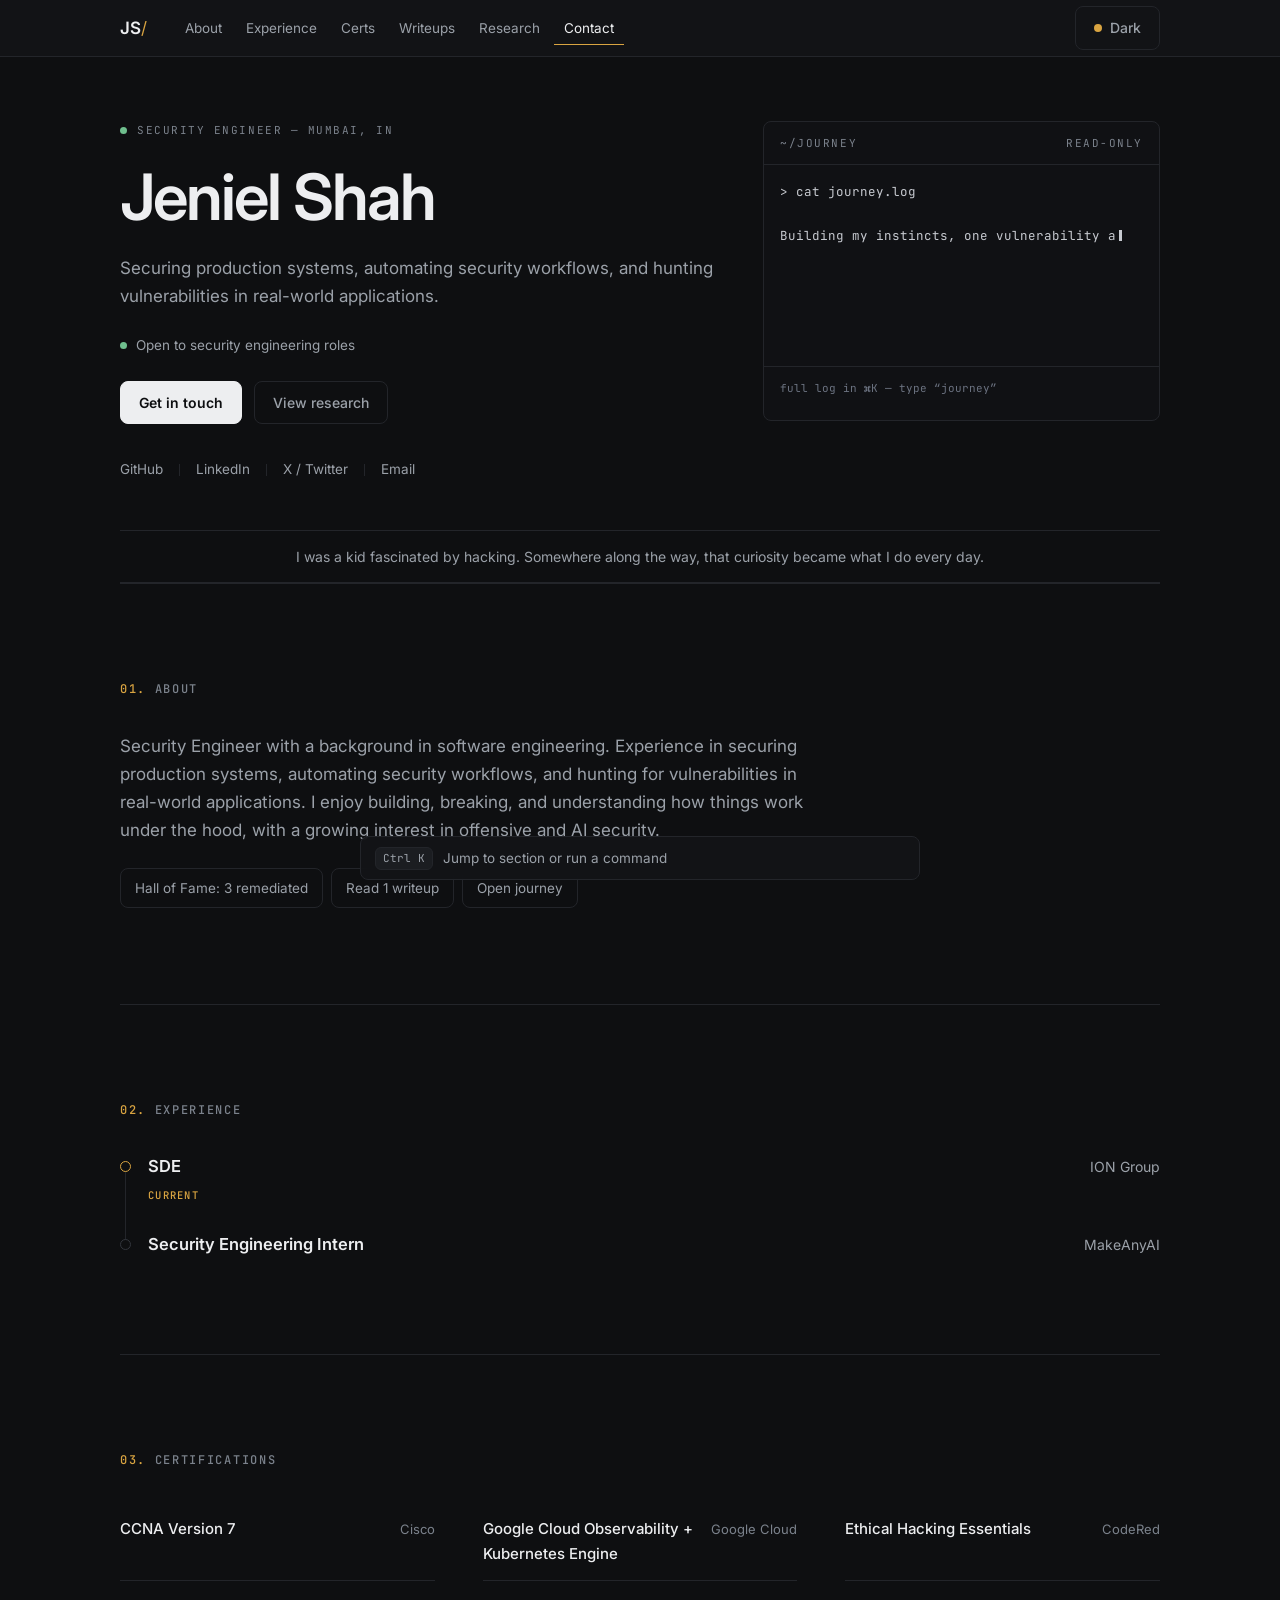
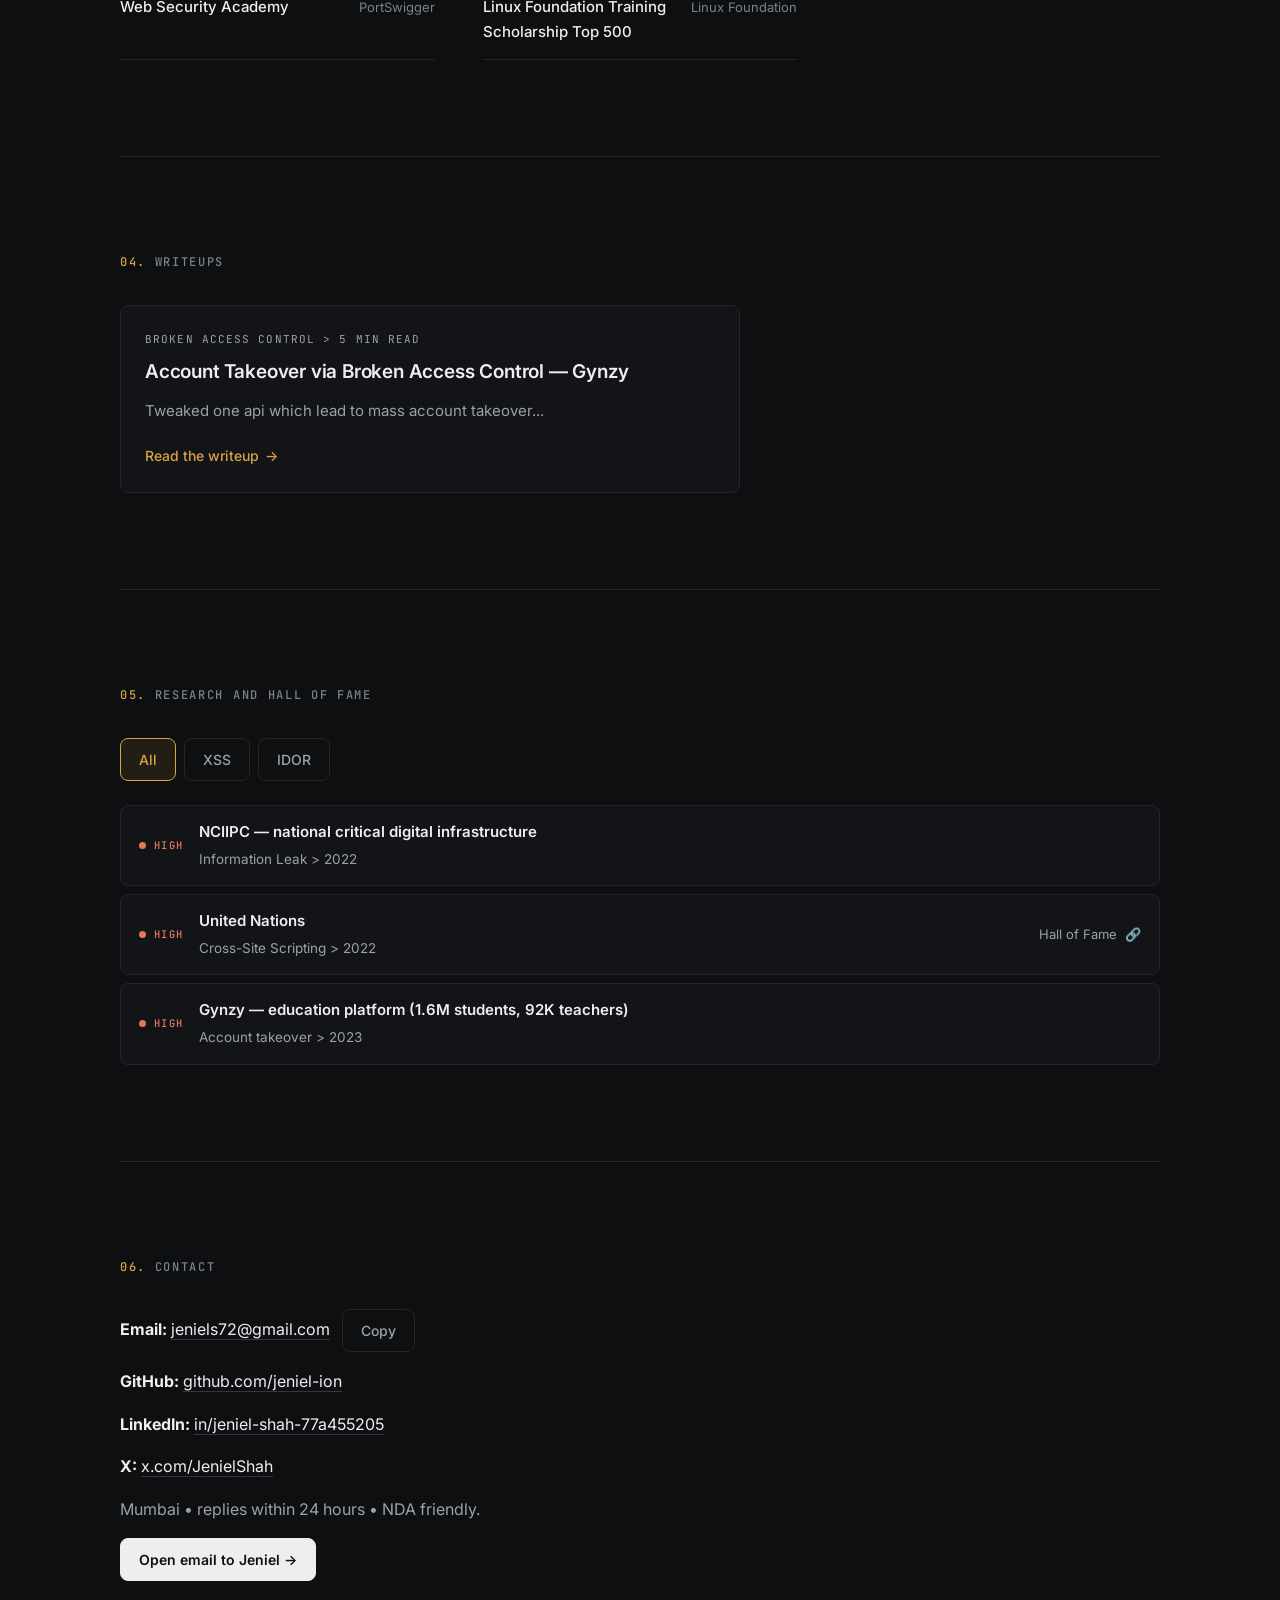
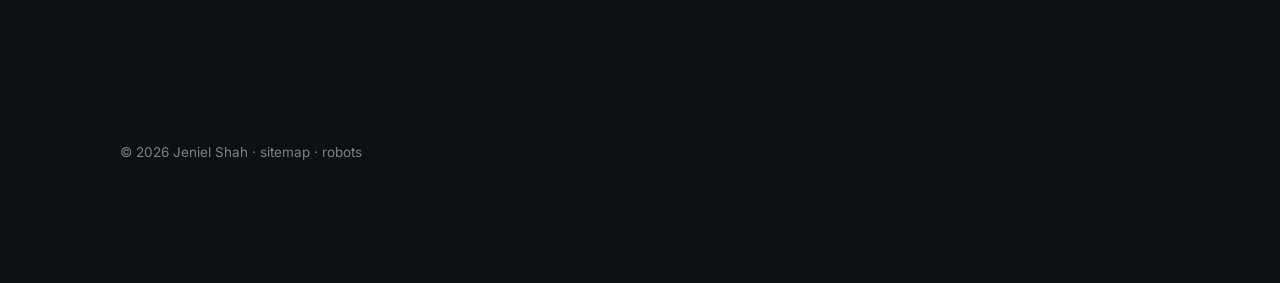
<file: index.html>
<!doctype html>
<html lang="en">
<head>
    <meta charset="utf-8">
    <meta name="viewport" content="width=device-width, initial-scale=1">
    <title>Jeniel Shah — Security Engineer</title>
    <meta name="description"
          content="Jeniel Shah, Security Engineer. AppSec, API, OWASP, Wiz, Azure AD RBAC, Python Go.">
    <link rel="canonical" href="https://jeniel-ion.github.io/">
    <meta name="robots" content="index,follow, max-image-preview:large, max-snippet:-1">
    <meta name="author" content="Jeniel Shah">
    <meta property="og:type" content="profile">
    <meta property="og:site_name" content="Jeniel Shah — Security Engineer">
    <meta property="og:title" content="Jeniel Shah — Security Engineer">
    <meta property="og:description" content="Security Engineer in Mumbai. AppSec, API security, cloud security.">
    <meta property="og:url" content="https://jeniel-ion.github.io/">
    <meta property="og:image" content="https://jeniel-ion.github.io/assets/img/og-image.png">
    <meta property="og:image:width" content="1200">
    <meta property="og:image:height" content="630">
    <meta property="og:image:alt" content="Jeniel Shah — Security Engineer">
    <meta property="og:locale" content="en_IN">
    <meta name="twitter:card" content="summary_large_image">
    <meta name="twitter:site" content="@JenielShah">
    <meta name="twitter:creator" content="@JenielShah">
    <meta name="twitter:title" content="Jeniel Shah — Security Engineer">
    <meta name="twitter:description" content="AppSec, API security, cloud security">
    <meta name="twitter:image" content="https://jeniel-ion.github.io/assets/img/og-image.png">
    <meta name="twitter:image:alt" content="Jeniel Shah — Security Engineer">
    <link rel="icon" type="image/svg+xml" href="assets/img/favicon.svg">
    <link rel="manifest" href="manifest.webmanifest">
    <meta name="theme-color" content="#0E0F11">
    <link rel="preconnect" href="https://fonts.googleapis.com">
    <link rel="preconnect" href="https://fonts.gstatic.com" crossorigin>
    <link rel="stylesheet" href="https://fonts.googleapis.com/css2?family=Inter:wght@400;500;600&family=JetBrains+Mono:wght@400;500&display=swap">
    <link rel="stylesheet" href="assets/css/portfolio-style.css">
    <script type="application/ld+json">{
        "@context": "https://schema.org",
        "@graph": [
            {
                "@type": "Person",
                "@id": "https://jeniel-ion.github.io/#person",
                "name": "Jeniel Shah",
                "jobTitle": "Security Engineer",
                "email": "mailto:jeniels72@gmail.com",
                "url": "https://jeniel-ion.github.io/",
                "image": "https://jeniel-ion.github.io/assets/img/og-image.png",
                "address": {
                    "@type": "PostalAddress",
                    "addressLocality": "Mumbai",
                    "addressCountry": "IN"
                },
                "worksFor": {
                    "@type": "Organization",
                    "name": "ION Group"
                },
                "knowsAbout": [
                    "Application Security",
                    "API Security",
                    "Cloud Security",
                    "OWASP Top 10",
                    "Azure AD RBAC",
                    "Vulnerability Management",
                    "Responsible Disclosure",
                    "Burp Suite",
                    "Semgrep"
                ],
                "sameAs": [
                    "https://github.com/jeniel-ion",
                    "https://linkedin.com/in/jeniel-shah-77a455205",
                    "https://x.com/JenielShah"
                ]
            },
            {
                "@type": "WebSite",
                "@id": "https://jeniel-ion.github.io/#website",
                "url": "https://jeniel-ion.github.io/",
                "name": "Jeniel Shah — Security Engineer",
                "inLanguage": "en",
                "publisher": {"@id": "https://jeniel-ion.github.io/#person"}
            }
        ]
    }</script>
</head>
<body data-color-theme="dark">
<a class="skip-navigation-link" href="#mainContent">Skip to content</a>
<header class="site-header">
    <div class="header-inner">
        <a class="site-logo" href="#top">JS<span>/</span></a>
        <nav class="primary-navigation" id="primaryNavigation" aria-label="Primary">
            <a href="#about">About</a><a href="#experience">Experience</a><a href="#certifications">Certs</a><a
                href="#writeups">Writeups</a><a href="#research">Research</a><a href="#contact">Contact</a>
        </nav>
        <div class="header-actions">
            <button type="button" id="themeSwitcherButton" class="button-ghost-small theme-toggle"
                    title="Switch color theme (currently Dark)"
                    aria-label="Switch color theme. Current: Dark. Activate to change."><span class="theme-swatch"
                                                                                                  aria-hidden="true"></span><span
                    class="theme-label">Dark</span></button>
            <button type="button" id="mobileMenuButton" class="button-ghost-small mobile-only" aria-expanded="false">
                Menu
            </button>
        </div>
    </div>
</header>
<main id="mainContent">
    <div id="top" class="page-container">
        <section class="hero-section">
            <div class="hero-text-block">
                <p class="hero-eyebrow"><span class="status-dot" aria-hidden="true"></span>Security Engineer — Mumbai, IN</p>
                <h1 class="hero-name" id="heroName">Jeniel Shah</h1>
                <p class="hero-summary" id="heroSummary"></p>
                <p class="hero-availability"><span class="status-dot" aria-hidden="true"></span>Open to security
                    engineering roles</p>
                <div class="hero-button-row">
                    <a class="button-primary" href="#contact">Get in touch</a>
                    <a class="button-ghost-small" href="#research">View research</a>
                </div>
                <div class="social-link-row">
                    <a href="https://github.com/jeniel-ion" target="_blank" rel="me noopener">GitHub</a>
                    <a href="https://linkedin.com/in/jeniel-shah-77a455205" target="_blank"
                       rel="me noopener">LinkedIn</a>
                    <a href="https://x.com/JenielShah" target="_blank" rel="me noopener">X / Twitter</a>
                    <a href="mailto:jeniels72@gmail.com" rel="me">Email</a>
                </div>
            </div>
            <aside class="hero-journey-card" aria-label="Career summary">
                <div class="terminal-card-header"><span>~/journey</span><span>read-only</span></div>
                <pre class="terminal-card-body" id="heroTerminalBody"></pre>
                <p class="terminal-card-hint">full log in ⌘K — type “journey”</p>
            </aside>
        </section>
        <div class="standfirst-band" role="note" aria-label="Personal motto">
            <p>I was a kid fascinated by hacking. Somewhere along the way, that curiosity became what I do every
                day.</p>
        </div>
        <section id="about" class="content-section" tabindex="-1">
            <h2 class="section-heading"><span class="section-number">01.</span> About</h2>
            <p class="about-summary" id="aboutSummaryLine"></p>
            <div class="proof-pill-row">
                <a class="proof-pill" href="#research">Hall of Fame: 3 remediated</a>
                <a class="proof-pill" href="writeups/gynzy-account-takeover.html">Read 1 writeup</a>
                <button class="proof-pill" type="button" id="openJourneyFromAbout">Open journey</button>
            </div>
        </section>
        <section id="experience" class="content-section" tabindex="-1">
            <h2 class="section-heading"><span class="section-number">02.</span> Experience</h2>
            <div class="compact-row-list" id="experienceTimeline"></div>
        </section>
        <section id="certifications" class="content-section" tabindex="-1">
            <h2 class="section-heading"><span class="section-number">03.</span> Certifications</h2>
            <div class="compact-grid" id="certificationGrid"></div>
        </section>
        <section id="writeups" class="content-section" tabindex="-1">
            <h2 class="section-heading"><span class="section-number">04.</span> Writeups</h2>
            <div class="card-grid single-feature" id="writeupGrid"></div>
        </section>
        <section id="research" class="content-section" tabindex="-1">
            <h2 class="section-heading"><span class="section-number">05.</span> Research and Hall of Fame</h2>
            <div class="filter-button-row" id="researchFilterRow" role="group" aria-label="Filter research">
                <button type="button" data-research-filter="All" class="filter-button active-filter">All</button>
                <button type="button" data-research-filter="Cross-Site Scripting" class="filter-button">XSS</button>
                <button type="button" data-research-filter="Broken Access Control" class="filter-button">IDOR</button>
            </div>
            <div class="hall-of-fame-list" id="researchGrid"></div>
        </section>
        <section id="contact" class="content-section" tabindex="-1">
            <h2 class="section-heading"><span class="section-number">06.</span> Contact</h2>
            <div class="contact-single-column">
                <div class="contact-details">
                    <p><strong>Email:</strong> <a href="mailto:jeniels72@gmail.com">jeniels72@gmail.com</a>
                        <button type="button" class="button-ghost-small" data-copy-value="jeniels72@gmail.com">Copy
                        </button>
                    </p>
                    <p><strong>GitHub:</strong> <a href="https://github.com/jeniel-ion" target="_blank"
                                                   rel="noopener">github.com/jeniel-ion</a>
                    </p>
                    <p><strong>LinkedIn:</strong> <a href="https://linkedin.com/in/jeniel-shah-77a455205"
                                                     target="_blank" rel="noopener">in/jeniel-shah-77a455205</a></p>
                    <p><strong>X:</strong> <a href="https://x.com/JenielShah" target="_blank"
                                              rel="noopener">x.com/JenielShah</a></p>
                    <p class="muted-text">Mumbai • replies within 24 hours • NDA friendly.</p>
                    <p><a class="button-primary"
                          href="mailto:jeniels72@gmail.com?subject=Hiring%20—%20Security%20Engineer%20role">Open email
                        to Jeniel →</a></p>
                </div>
            </div>
        </section>
    </div>
</main>
<footer class="site-footer"><p>© 2026 Jeniel Shah · <a href="sitemap.xml">sitemap</a> · <a href="robots.txt">robots</a>
</p></footer>
<div class="palette-root" id="paletteRoot" data-open="false">
    <div class="palette-panel" id="palettePanel" hidden>
        <div class="palette-input-row">
            <span class="palette-prompt" aria-hidden="true">➜</span>
            <input id="paletteInput" type="text" autocomplete="off" spellcheck="false"
                   aria-label="Command or section filter"
                   placeholder="Type a command or section name…">
        </div>
        <div class="palette-results" id="paletteResults" role="listbox" aria-label="Results"></div>
        <div class="palette-output" id="paletteOutput" aria-live="polite" hidden></div>
        <div class="palette-footer"><span>↑↓ navigate</span><span>↵ run</span><span>esc close</span></div>
    </div>
    <button type="button" class="palette-bar" id="paletteBar" aria-expanded="false" aria-controls="palettePanel">
        <span class="palette-key" id="paletteKeyHint" aria-hidden="true">⌘K</span>
        <span>Jump to section or run a command</span>
    </button>
</div>
<script src="site-content.js"></script>
<script src="disclosure-records.js"></script>
<script src="security-collections.js"></script>
<script src="assets/js/navigation-controller.js"></script>
<script src="assets/js/command-palette.js"></script>
<script src="assets/js/site-application.js"></script>
</body>
</html>
</file>
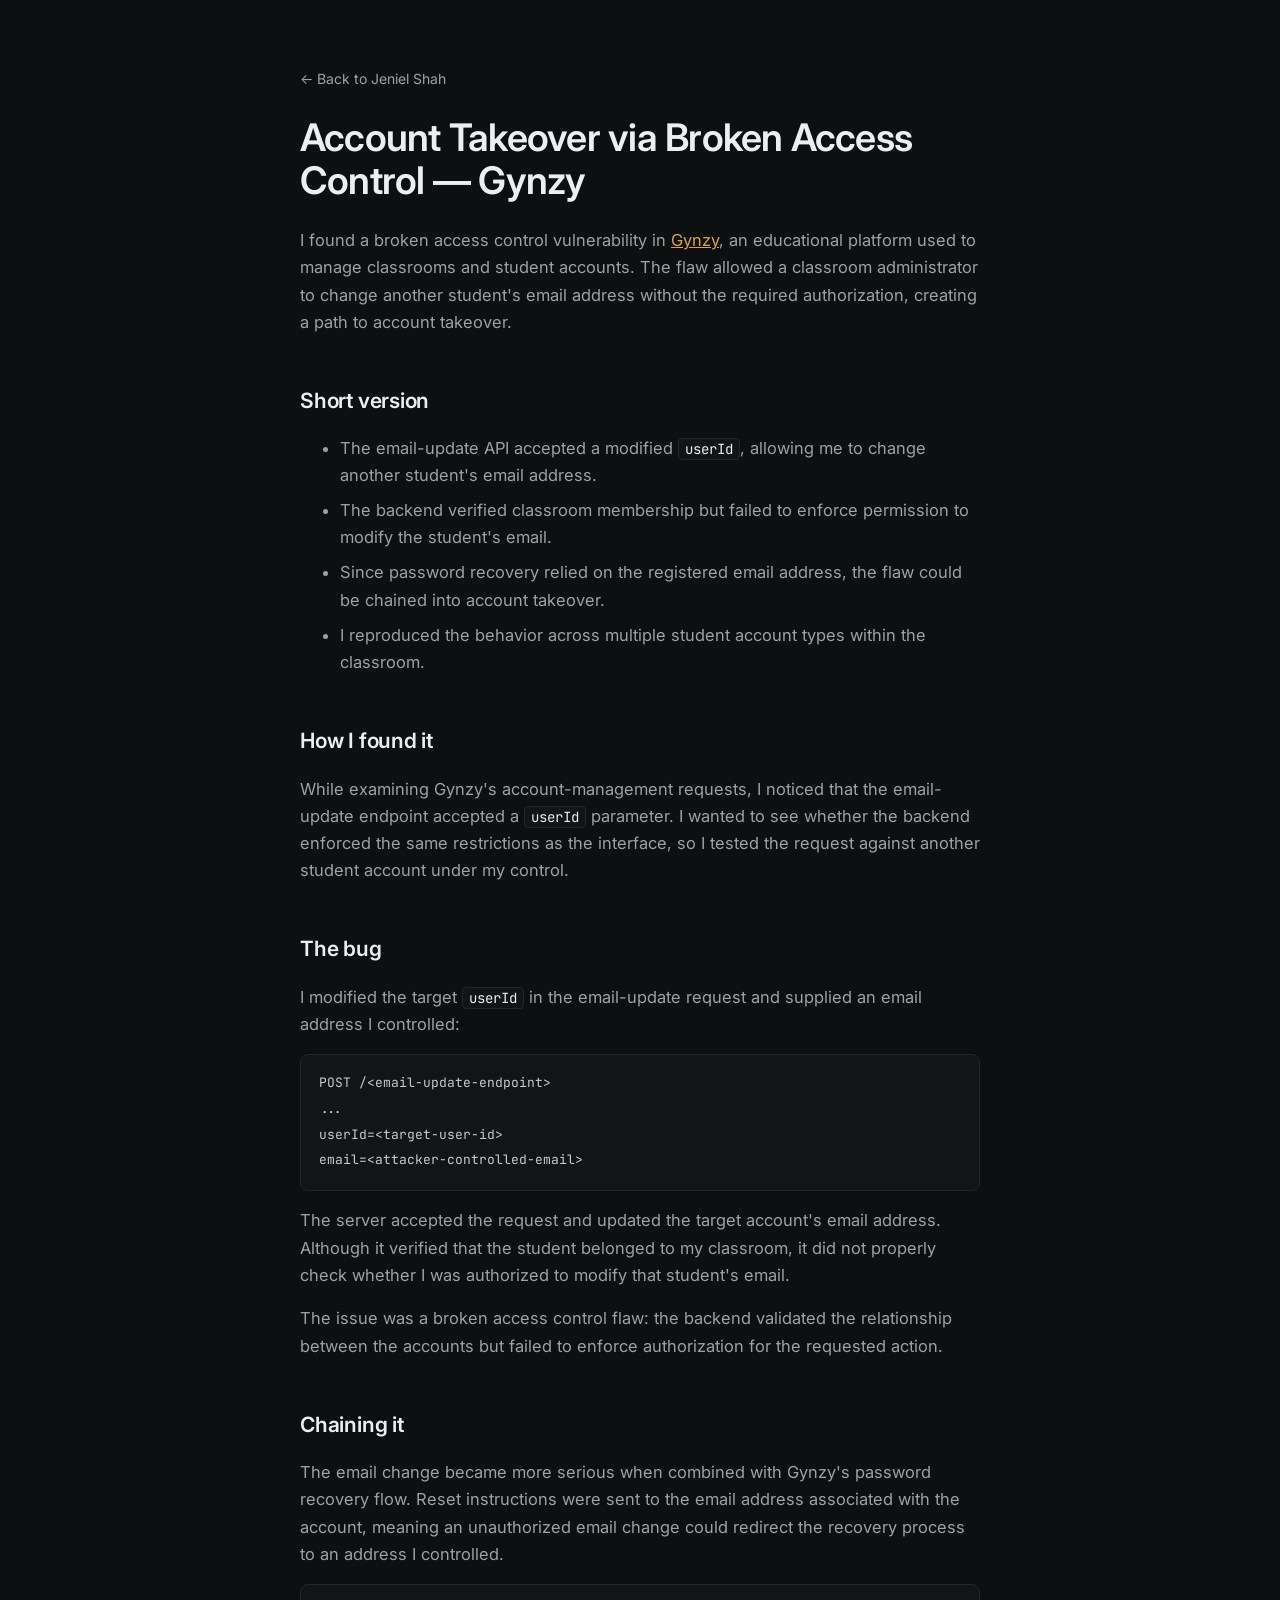
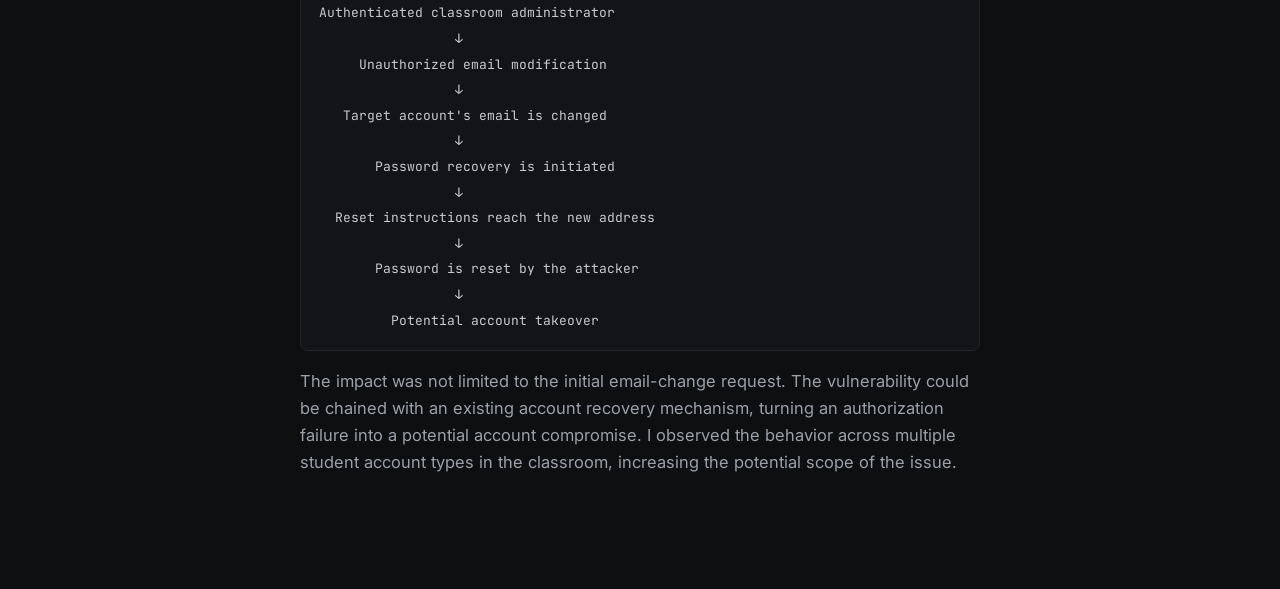
<file: writeups/gynzy-account-takeover.html>
<!doctype html>
<html lang="en">
<head>
    <meta charset="utf-8">
    <meta name="viewport" content="width=device-width, initial-scale=1">
    <title>Account Takeover via Broken Access Control (Gynzy) — Jeniel Shah</title>
    <meta name="description"
          content="A broken access control vulnerability in Gynzy allowed unauthorized changes to student email addresses, which could then be used to take over student accounts through password recovery. Sanitized writeup.">
    <link rel="canonical" href="https://jeniel-ion.github.io/writeups/gynzy-account-takeover.html">
    <meta name="robots" content="index,follow, max-image-preview:large, max-snippet:-1">
    <meta name="author" content="Jeniel Shah">
    <meta property="og:type" content="article">
    <meta property="og:title" content="Account Takeover via Broken Access Control — Gynzy">
    <meta property="og:description"
          content="A broken access control vulnerability allowed unauthorized student email changes, creating a path to account takeover through password recovery.">
    <meta property="og:url" content="https://jeniel-ion.github.io/writeups/gynzy-account-takeover.html">
    <meta property="og:image" content="https://jeniel-ion.github.io/assets/img/og-image.png">
    <meta name="twitter:card" content="summary_large_image">
    <meta name="twitter:title" content="Account Takeover via Broken Access Control — Gynzy">
    <meta name="twitter:description"
          content="An authorization flaw in student email management could be chained with password recovery to compromise accounts.">
    <meta name="twitter:image" content="https://jeniel-ion.github.io/assets/img/og-image.png">
    <link rel="icon" type="image/svg+xml" href="../assets/img/favicon.svg">
    <link rel="preconnect" href="https://fonts.googleapis.com">
    <link rel="preconnect" href="https://fonts.gstatic.com" crossorigin>
    <link rel="stylesheet" href="https://fonts.googleapis.com/css2?family=Inter:wght@400;500;600&family=JetBrains+Mono:wght@400;500&display=swap">
    <link rel="stylesheet" href="../assets/css/portfolio-style.css">
    <script type="application/ld+json">{
        "@context": "https://schema.org",
        "@type": "Article",
        "headline": "Account Takeover via Broken Access Control — Gynzy",
        "description": "A broken access control vulnerability in Gynzy allowed unauthorized changes to student email addresses, creating a potential account takeover path through password recovery.",
        "url": "https://jeniel-ion.github.io/writeups/gynzy-account-takeover.html",
        "inLanguage": "en",
        "dateModified": "2026-02-10",
        "author": {
            "@type": "Person",
            "name": "Jeniel Shah",
            "url": "https://jeniel-ion.github.io/",
            "sameAs": [
                "https://github.com/jeniel-ion",
                "https://linkedin.com/in/jeniel-shah-77a455205",
                "https://x.com/JenielShah"
            ]
        },
        "publisher": {
            "@type": "Person",
            "name": "Jeniel Shah"
        },
        "mainEntityOfPage": {
            "@type": "WebPage",
            "@id": "https://jeniel-ion.github.io/writeups/gynzy-account-takeover.html"
        },
        "image": "https://jeniel-ion.github.io/assets/img/og-image.png"
    }</script>
</head>
<body data-color-theme="dark">
<main class="page-container article-page">
    <p><a href="../index.html#writeups">← Back to Jeniel Shah</a></p>

    <h1>Account Takeover via Broken Access Control — Gynzy</h1>

    <p>
        I found a broken access control vulnerability in
        <a href="https://www.gynzy.com/en/" rel="noopener">Gynzy</a>,
        an educational platform used to manage classrooms and student
        accounts. The flaw allowed a classroom administrator to change
        another student's email address without the required
        authorization, creating a path to account takeover.
    </p>

    <h2>Short version</h2>
    <ul>
        <li>The email-update API accepted a modified <code>userId</code>, allowing me to change another student's email address.</li>
        <li>The backend verified classroom membership but failed to enforce permission to modify the student's email.</li>
        <li>Since password recovery relied on the registered email address, the flaw could be chained into account takeover.</li>
        <li>I reproduced the behavior across multiple student account types within the classroom.</li>
    </ul>

    <h2>How I found it</h2>


    <p>
        While examining Gynzy's account-management requests, I noticed
        that the email-update endpoint accepted a <code>userId</code>
        parameter. I wanted to see whether the backend enforced the
        same restrictions as the interface, so I tested the request
        against another student account under my control.
    </p>

    <h2>The bug</h2>

    <p>
        I modified the target <code>userId</code> in the email-update
        request and supplied an email address I controlled:
    </p>

    <pre><code>POST /&lt;email-update-endpoint&gt;
...
userId=&lt;target-user-id&gt;
email=&lt;attacker-controlled-email&gt;</code></pre>

    <p>
        The server accepted the request and updated the target account's
        email address. Although it verified that the student belonged
        to my classroom, it did not properly check whether I was
        authorized to modify that student's email.
    </p>


    <p>
        The issue was a broken access control flaw: the backend
        validated the relationship between the accounts but failed
        to enforce authorization for the requested action.
    </p>
    
    <h2>Chaining it</h2>

    <p>
        The email change became more serious when combined with
        Gynzy's password recovery flow. Reset instructions were sent
        to the email address associated with the account, meaning
        an unauthorized email change could redirect the recovery
        process to an address I controlled.
    </p>

    <pre><code>Authenticated classroom administrator
                 ↓
     Unauthorized email modification
                 ↓
   Target account's email is changed
                 ↓
       Password recovery is initiated
                 ↓
  Reset instructions reach the new address
                 ↓
       Password is reset by the attacker
                 ↓
         Potential account takeover</code></pre>

    <p>
        The impact was not limited to the initial email-change request.
        The vulnerability could be chained with an existing account
        recovery mechanism, turning an authorization failure into a
        potential account compromise. I observed the behavior across
        multiple student account types in the classroom, increasing
        the potential scope of the issue.
    </p>

</main>
</body>
</html>
</file>
<file: assets/css/portfolio-style.css>
/**
 * Portfolio Style — "Quiet Credibility" editorial-minimal theme.
 * Dark default + Light. Token-based, mobile-first.
 * Rules: hairlines over fills, mono as seasoning, no glows, no lifts.
 */

/* ------------------------------------------------------------------ *
 * Fonts (loaded via <link> in HTML) + design tokens
 * ------------------------------------------------------------------ */
:root {
    /* color */
    --bg: #0E0F11;
    --surface: #131417;
    --card: #16171A;
    --border: #23252A;
    --border-strong: #33363D;
    --text: #EDEEF0;
    --muted: #9BA1A9;
    --faint: #7B828C;
    --accent: #D9A441;
    --accent-soft: rgba(217, 164, 65, 0.10);
    --accent-contrast: #14130E;
    --danger: #E5765F;
    --success: #6FBF8E;
    --overlay: rgba(19, 20, 23, 0.92);
    --palette-selected: #1B1D21;

    /* type */
    --font-sans: "Inter", -apple-system, BlinkMacSystemFont, "Segoe UI", Roboto, Helvetica, Arial, sans-serif;
    --font-mono: "JetBrains Mono", ui-monospace, SFMono-Regular, Menlo, Consolas, monospace;

    /* space */
    --space-1: 4px;
    --space-2: 8px;
    --space-3: 12px;
    --space-4: 16px;
    --space-5: 24px;
    --space-6: 32px;
    --space-7: 48px;
    --space-8: 64px;
    --space-9: 96px;

    /* geometry */
    --radius-sm: 6px;
    --radius-md: 8px;
    --content-max-width: 1080px;
    --prose-width: 65ch;
}

body[data-color-theme="light"] {
    --bg: #FAFAF8;
    --surface: #FFFFFF;
    --card: #FFFFFF;
    --border: #E6E4DE;
    --border-strong: #D3D0C7;
    --text: #16181C;
    --muted: #5F6672;
    --faint: #8A8F98;
    --accent: #D9A441;
    --accent-soft: rgba(217, 164, 65, 0.14);
    --danger: #C2503C;
    --success: #2E7D52;
    --overlay: rgba(255, 255, 255, 0.94);
    --palette-selected: #F1F0EA;
}

/* ------------------------------------------------------------------ *
 * Base
 * ------------------------------------------------------------------ */
* {
    box-sizing: border-box;
}

html {
    scroll-behavior: smooth;
}

body {
    margin: 0;
    background: var(--bg);
    color: var(--text);
    font-family: var(--font-sans);
    font-size: 16px;
    line-height: 1.65;
    -webkit-font-smoothing: antialiased;
    text-rendering: optimizeLegibility;
}

:focus-visible {
    outline: 2px solid var(--accent);
    outline-offset: 2px;
    border-radius: 2px;
}

::selection {
    background: var(--accent-soft);
}

img {
    max-width: 100%;
    height: auto;
}

.muted-text {
    color: var(--muted);
}

/* ------------------------------------------------------------------ *
 * Skip link
 * ------------------------------------------------------------------ */
.skip-navigation-link {
    position: absolute;
    left: -9999px;
}

.skip-navigation-link:focus {
    left: 12px;
    top: 12px;
    z-index: 100;
    background: var(--text);
    color: var(--bg);
    padding: 8px 12px;
    border-radius: var(--radius-sm);
}

/* ------------------------------------------------------------------ *
 * Header
 * ------------------------------------------------------------------ */
.site-header {
    position: sticky;
    top: 0;
    z-index: 20;
    background: var(--overlay);
    backdrop-filter: blur(12px);
    -webkit-backdrop-filter: blur(12px);
    border-bottom: 1px solid var(--border);
}

.header-inner {
    max-width: var(--content-max-width);
    margin: 0 auto;
    padding: 0 20px;
    height: 56px;
    display: flex;
    align-items: center;
    gap: 28px;
}

.site-logo {
    font-weight: 600;
    font-size: 17px;
    letter-spacing: -0.01em;
    color: var(--text);
    text-decoration: none;
}

.site-logo span {
    color: var(--accent);
    font-weight: 400;
}

.primary-navigation {
    display: flex;
    gap: 4px;
    flex-wrap: wrap;
}

.primary-navigation a {
    color: var(--muted);
    text-decoration: none;
    font-size: 13.5px;
    padding: 6px 10px;
    border-radius: var(--radius-sm);
    transition: color 0.15s ease, background 0.15s ease;
}

.primary-navigation a:hover {
    color: var(--text);
}

.primary-navigation a.active-section {
    color: var(--text);
    box-shadow: inset 0 -1px 0 var(--accent);
    border-radius: 0;
}

.header-actions {
    margin-left: auto;
    display: flex;
    gap: var(--space-2);
    align-items: center;
}

/* ------------------------------------------------------------------ *
 * Buttons & controls
 * ------------------------------------------------------------------ */
.button-primary,
.button-ghost-small,
.filter-button {
    font: inherit;
    font-size: 14px;
    font-weight: 500;
    border-radius: var(--radius-md);
    min-height: 42px;
    cursor: pointer;
    text-decoration: none;
    display: inline-flex;
    align-items: center;
    justify-content: center;
    padding: 9px 18px;
    transition: background 0.15s ease, border-color 0.15s ease, color 0.15s ease;
}

.button-primary {
    background: var(--text);
    color: var(--bg);
    border: 1px solid var(--text);
    font-weight: 600;
}

.button-primary:hover {
    background: var(--border-strong);
    border-color: var(--border-strong);
}

body[data-color-theme="light"] .button-primary:hover {
    background: #2A2D33;
    border-color: #2A2D33;
    color: #FAFAF8;
}

.button-ghost-small,
.filter-button {
    background: transparent;
    color: var(--muted);
    border: 1px solid var(--border);
}

.button-ghost-small:hover,
.filter-button:hover {
    color: var(--text);
    border-color: var(--border-strong);
}

.filter-button.active-filter {
    color: var(--accent);
    border-color: var(--accent);
    background: var(--accent-soft);
}

.theme-swatch {
    width: 8px;
    height: 8px;
    border-radius: 50%;
    background: var(--accent);
    margin-right: 8px;
    flex: none;
}

.filter-button-row {
    display: flex;
    gap: var(--space-2);
    flex-wrap: wrap;
    margin-bottom: var(--space-5);
}

.type-cursor {
    display: inline-block;
    width: 0.25em;
    height: 0.85em;
    margin-left: 3px;
    background: currentColor;
    vertical-align: -0.05em;
    animation: type-cursor-blink 0.85s steps(1) infinite;
}

@keyframes type-cursor-blink {
    50% { opacity: 0; }
}

/* ------------------------------------------------------------------ *
 * Layout & page rhythm
 * ------------------------------------------------------------------ */
.page-container {
    position: relative;
    z-index: 5;
    max-width: var(--content-max-width);
    margin: 0 auto;
    padding: 0 20px;
}

.content-section {
    padding: var(--space-9) 0;
    border-top: 1px solid var(--border);
    scroll-margin-top: 70px;
}

.section-heading {
    font-family: var(--font-mono);
    font-size: 12px;
    font-weight: 500;
    letter-spacing: 0.14em;
    text-transform: uppercase;
    color: var(--faint);
    margin: 0 0 var(--space-6);
}

.section-number {
    color: var(--accent);
}

/* ------------------------------------------------------------------ *
 * Hero
 * ------------------------------------------------------------------ */
.hero-section {
    display: grid;
    grid-template-columns: 1.5fr 1fr;
    gap: var(--space-7);
    padding: var(--space-8) 0 var(--space-7);
    align-items: start;
}

.hero-eyebrow {
    display: flex;
    align-items: center;
    gap: 10px;
    font-family: var(--font-mono);
    font-size: 11px;
    letter-spacing: 0.14em;
    text-transform: uppercase;
    color: var(--faint);
    margin: 0 0 var(--space-5);
}

.hero-eyebrow .status-dot {
    width: 7px;
    height: 7px;
    border-radius: 50%;
    background: var(--success);
    flex: none;
}

.hero-name {
    font-size: clamp(42px, 6vw, 64px);
    font-weight: 600;
    letter-spacing: -0.03em;
    line-height: 1.05;
    margin: 0 0 var(--space-5);
    color: var(--text);
}

.hero-summary {
    max-width: 54ch;
    font-size: 17px;
    line-height: 1.65;
    color: var(--muted);
    margin: 0 0 var(--space-5);
}

.hero-availability {
    display: flex;
    align-items: center;
    gap: 9px;
    font-size: 13.5px;
    color: var(--muted);
    margin: 0 0 var(--space-5);
}

.hero-availability .status-dot {
    width: 7px;
    height: 7px;
    border-radius: 50%;
    background: var(--success);
    flex: none;
}

.hero-button-row {
    display: flex;
    gap: var(--space-3);
    flex-wrap: wrap;
    margin: 0 0 var(--space-6);
}

.social-link-row {
    display: flex;
    gap: 0;
    flex-wrap: wrap;
    font-size: 13.5px;
    align-items: center;
}

.social-link-row a {
    color: var(--muted);
    text-decoration: none;
    padding: 2px 0;
    transition: color 0.15s ease;
}

.social-link-row a:hover {
    color: var(--text);
}

.social-link-row a:not(:last-child)::after {
    content: "";
    display: inline-block;
    width: 1px;
    height: 12px;
    background: var(--border);
    margin: 0 16px;
    vertical-align: middle;
}

/* ------------------------------------------------------------------ *
 * Standfirst band (motto — replaces the old marquee)
 * ------------------------------------------------------------------ */
.standfirst-band {
    border-top: 1px solid var(--border);
    border-bottom: 1px solid var(--border);
    padding: 14px 0;
    text-align: center;
}

.standfirst-band p {
    margin: 0;
    font-size: 14px;
    color: var(--muted);
}

/* ------------------------------------------------------------------ *
 * Journey console (hero card — display only)
 * ------------------------------------------------------------------ */
.hero-journey-card {
    border: 1px solid var(--border);
    background: #101114;
    color: #C7CAD0;
    border-radius: var(--radius-md);
    overflow: hidden;
}

body[data-color-theme="light"] .hero-journey-card {
    background: #101114;
    border-color: #23252A;
}

.terminal-card-header {
    display: flex;
    justify-content: space-between;
    align-items: center;
    padding: 12px 16px;
    border-bottom: 1px solid #23252A;
    font-family: var(--font-mono);
    font-size: 11px;
    letter-spacing: 0.14em;
    text-transform: uppercase;
    color: #7B828C;
}

.terminal-card-body {
    padding: 16px;
    font-family: var(--font-mono);
    font-size: 12.5px;
    line-height: 1.75;
    min-height: 190px;
    white-space: pre-wrap;
    margin: 0;
    color: #C7CAD0;
}

.terminal-card-hint {
    border-top: 1px solid #23252A;
    padding: 12px 16px;
    font-family: var(--font-mono);
    font-size: 11px;
    color: #6B7280;
}

/* ------------------------------------------------------------------ *
 * Experience — hairline rail + hollow markers
 * ------------------------------------------------------------------ */
.compact-row-list {
    position: relative;
    display: grid;
    gap: var(--space-5);
    padding-left: 28px;
}

.compact-row-list::before {
    content: "";
    position: absolute;
    left: 5px;
    top: 10px;
    bottom: 10px;
    width: 1px;
    background: var(--border);
}

.compact-row {
    position: relative;
    display: flex;
    justify-content: space-between;
    gap: var(--space-4);
    align-items: baseline;
}

.compact-row::before {
    content: "";
    position: absolute;
    left: -28px;
    top: 8px;
    width: 9px;
    height: 9px;
    border-radius: 50%;
    background: var(--bg);
    border: 1.5px solid var(--border-strong);
}

.compact-row:first-child::before {
    border-color: var(--accent);
}

.compact-row strong {
    display: block;
    font-size: 16.5px;
    font-weight: 600;
}

.compact-row span {
    color: var(--muted);
    font-size: 14px;
}

.compact-row .current-badge {
    display: inline-block;
    margin: 6px 0 0;
    font-family: var(--font-mono);
    font-size: 10.5px;
    font-weight: 500;
    letter-spacing: 0.12em;
    text-transform: uppercase;
    color: var(--accent);
}

/* ------------------------------------------------------------------ *
 * Certifications — quiet two-column rows
 * ------------------------------------------------------------------ */
.compact-grid {
    display: grid;
    grid-template-columns: repeat(auto-fit, minmax(300px, 1fr));
    column-gap: var(--space-7);
}

.compact-card {
    display: flex;
    justify-content: space-between;
    align-items: baseline;
    gap: var(--space-4);
    padding: 14px 0;
    border-bottom: 1px solid var(--border);
}

.compact-card strong {
    font-size: 15px;
    font-weight: 500;
}

.compact-card span {
    color: var(--faint);
    font-size: 13px;
    white-space: nowrap;
}

.compact-card span::before {
    content: "";
}

/* ------------------------------------------------------------------ *
 * Writeup feature card
 * ------------------------------------------------------------------ */
.card-grid {
    display: grid;
    grid-template-columns: repeat(auto-fit, minmax(280px, 1fr));
    gap: var(--space-4);
}

.single-feature {
    grid-template-columns: minmax(0, 620px);
}

.information-card {
    border: 1px solid var(--border);
    background: var(--surface);
    border-radius: var(--radius-md);
    padding: var(--space-5);
    transition: border-color 0.15s ease;
}

.information-card:hover {
    border-color: var(--border-strong);
}

.information-card h3 {
    margin: var(--space-2) 0 var(--space-3);
    font-size: 19px;
    font-weight: 600;
    letter-spacing: -0.01em;
}

.information-card .muted-text {
    font-family: var(--font-mono);
    font-size: 11px;
    letter-spacing: 0.1em;
    text-transform: uppercase;
    margin: 0;
}

.information-card p {
    margin: 0 0 var(--space-3);
    color: var(--muted);
    font-size: 15px;
}

.feature-link {
    display: inline-flex;
    align-items: center;
    gap: 6px;
    margin-top: var(--space-2);
    color: var(--accent);
    text-decoration: none;
    font-size: 14px;
    font-weight: 500;
    transition: color 0.15s ease;
}

.feature-link::after {
    content: "→";
}

.feature-link:hover {
    color: var(--text);
}

/* ------------------------------------------------------------------ *
 * Research / Hall of Fame — severity dot rows
 * ------------------------------------------------------------------ */
.hall-of-fame-list {
    display: grid;
    gap: var(--space-2);
}

.hall-row {
    display: grid;
    grid-template-columns: auto 1fr auto;
    gap: var(--space-4);
    align-items: center;
    border: 1px solid var(--border);
    background: var(--surface);
    border-radius: var(--radius-md);
    padding: 14px 18px;
    transition: border-color 0.15s ease;
}

.hall-row:hover {
    border-color: var(--border-strong);
}

.severity-high,
.severity-medium,
.severity-low {
    display: inline-flex;
    align-items: center;
    gap: 8px;
    font-family: var(--font-mono);
    font-size: 10.5px;
    font-weight: 500;
    letter-spacing: 0.12em;
    text-transform: uppercase;
    border: 0;
    padding: 0;
}

.severity-high { color: var(--danger); }
.severity-medium { color: var(--accent); }
.severity-low { color: var(--faint); }

.severity-high::before,
.severity-medium::before,
.severity-low::before {
    content: "";
    width: 7px;
    height: 7px;
    border-radius: 50%;
    background: currentColor;
    flex: none;
}

.hall-row strong {
    display: block;
    font-size: 15px;
    font-weight: 600;
}

.hall-row small {
    color: var(--muted);
    font-size: 13.5px;
}

.hall-proof-link {
    display: inline-flex;
    align-items: center;
    gap: 4px;
    color: var(--muted);
    font-size: 13px;
    text-decoration: none;
    white-space: nowrap;
    transition: color 0.15s ease;
}

.hall-proof-link:hover,
.hall-proof-link:focus-visible {
    color: var(--accent);
}

/* ------------------------------------------------------------------ *
 * About
 * ------------------------------------------------------------------ */
.about-summary {
    max-width: var(--prose-width);
    font-size: 17px;
    line-height: 1.65;
    color: var(--muted);
    margin: 0 0 var(--space-5);
}

.proof-pill-row {
    display: flex;
    gap: var(--space-2);
    flex-wrap: wrap;
}

.proof-pill {
    display: inline-flex;
    align-items: center;
    gap: 7px;
    font: inherit;
    font-size: 13.5px;
    padding: 8px 14px;
    border-radius: var(--radius-md);
    border: 1px solid var(--border);
    color: var(--muted);
    background: transparent;
    cursor: pointer;
    text-decoration: none;
    transition: color 0.15s ease, border-color 0.15s ease;
}

.proof-pill:hover {
    color: var(--text);
    border-color: var(--border-strong);
}

/* ------------------------------------------------------------------ *
 * Contact & footer
 * ------------------------------------------------------------------ */
.contact-single-column {
    max-width: var(--prose-width);
}

.contact-details p {
    margin: 0 0 var(--space-4);
}

.contact-details a {
    color: var(--text);
    text-decoration: none;
    border-bottom: 1px solid var(--border-strong);
    transition: border-color 0.15s ease;
}

.contact-details a:hover {
    border-color: var(--accent);
}

.contact-details .button-ghost-small {
    margin-left: var(--space-2);
    vertical-align: middle;
    border-bottom: 1px solid var(--border);
}

.contact-details a.button-primary {
    color: var(--bg);
    border-bottom: 1px solid var(--text);
}

.contact-details a.button-primary:hover {
    color: var(--bg);
    border-bottom-color: var(--border-strong);
}

.site-footer {
    position: relative;
    z-index: 5;
    max-width: var(--content-max-width);
    margin: 0 auto;
    padding: var(--space-7) 20px 120px;
    color: var(--faint);
    font-size: 13.5px;
}

.site-footer p {
    margin: 0;
}

.site-footer a {
    color: var(--faint);
    text-decoration: none;
    transition: color 0.15s ease;
}

.site-footer a:hover {
    color: var(--text);
}

/* ------------------------------------------------------------------ *
 * Command palette (replaces the floating terminal dock)
 * ------------------------------------------------------------------ */
.palette-root {
    position: fixed;
    right: 50%;
    bottom: 20px;
    transform: translateX(50%);
    z-index: 40;
    width: min(560px, calc(100vw - 32px));
    font-family: var(--font-sans);
}

.palette-bar {
    display: flex;
    align-items: center;
    gap: 10px;
    width: 100%;
    height: 44px;
    padding: 0 14px;
    border: 1px solid var(--border);
    border-radius: var(--radius-md);
    background: var(--overlay);
    backdrop-filter: blur(12px);
    -webkit-backdrop-filter: blur(12px);
    color: var(--muted);
    font: inherit;
    font-size: 13.5px;
    cursor: pointer;
    text-align: left;
    transition: border-color 0.15s ease, color 0.15s ease;
}

.palette-bar:hover,
.palette-root[data-open="true"] .palette-bar {
    border-color: var(--border-strong);
    color: var(--text);
}

.palette-key {
    font-family: var(--font-mono);
    font-size: 11px;
    line-height: 1;
    padding: 5px 7px;
    border: 1px solid var(--border);
    border-radius: var(--radius-sm);
    background: var(--palette-selected);
    color: var(--muted);
    flex: none;
}

.palette-panel {
    position: absolute;
    left: 0;
    right: 0;
    bottom: calc(100% + 10px);
    border: 1px solid var(--border);
    border-radius: var(--radius-md);
    background: var(--surface);
    box-shadow: 0 24px 60px rgba(0, 0, 0, 0.45);
    overflow: hidden;
    display: flex;
    flex-direction: column;
    max-height: min(420px, 60vh);
}

/* author display rules override the UA [hidden] style — restore it */
.palette-panel[hidden],
.palette-results[hidden],
.palette-output[hidden] {
    display: none;
}

body[data-color-theme="light"] .palette-panel {
    box-shadow: 0 24px 60px rgba(30, 28, 20, 0.16);
}

.palette-input-row {
    display: flex;
    align-items: center;
    gap: 10px;
    padding: 14px 16px;
    border-bottom: 1px solid var(--border);
}

.palette-prompt {
    color: var(--accent);
    font-family: var(--font-mono);
    font-size: 13px;
    flex: none;
}

.palette-input-row input {
    flex: 1;
    background: transparent;
    border: 0;
    outline: 0;
    color: var(--text);
    font: inherit;
    font-size: 14.5px;
    min-width: 0;
}

.palette-input-row input::placeholder {
    color: var(--faint);
}

.palette-results {
    overflow-y: auto;
    padding: 8px;
    scrollbar-width: thin;
    scrollbar-color: var(--border-strong) transparent;
}

.palette-results::-webkit-scrollbar { width: 6px; }
.palette-results::-webkit-scrollbar-thumb { background: var(--border-strong); border-radius: 3px; }

.palette-item {
    display: grid;
    grid-template-columns: 42px 1fr auto;
    align-items: center;
    gap: 10px;
    width: 100%;
    padding: 9px 10px;
    border: 0;
    border-radius: var(--radius-sm);
    background: transparent;
    color: var(--muted);
    font: inherit;
    font-size: 14px;
    text-align: left;
    cursor: pointer;
}

.palette-item[aria-selected="true"] {
    background: var(--palette-selected);
    color: var(--text);
    box-shadow: inset 2px 0 0 var(--accent);
}

.palette-item-code {
    font-family: var(--font-mono);
    font-size: 11px;
    letter-spacing: 0.08em;
    color: var(--faint);
}

.palette-item-hint {
    font-family: var(--font-mono);
    font-size: 10.5px;
    color: var(--faint);
}

.palette-footer {
    display: flex;
    gap: 16px;
    padding: 10px 16px;
    border-top: 1px solid var(--border);
    font-family: var(--font-mono);
    font-size: 10.5px;
    color: var(--faint);
}

.palette-empty {
    padding: 18px 16px;
    font-size: 13.5px;
    color: var(--faint);
}

/* command output inside the palette */
.palette-output {
    padding: 12px 16px;
    overflow-y: auto;
    font-family: var(--font-mono);
    font-size: 12.5px;
    line-height: 1.7;
    white-space: pre-wrap;
    scrollbar-width: thin;
    scrollbar-color: var(--border-strong) transparent;
}

.terminal-command-echo {
    display: flex;
    gap: 8px;
    align-items: baseline;
    margin-top: 10px;
    color: var(--text);
    font-weight: 500;
}

.terminal-command-echo:first-child {
    margin-top: 0;
}

.terminal-echo-symbol {
    color: var(--accent);
}

.terminal-system-reply {
    margin: 4px 0 4px 14px;
    padding-left: 12px;
    border-left: 1px solid var(--border-strong);
    color: var(--muted);
}

.terminal-heading-line {
    color: var(--text);
    border-left-color: var(--accent);
    font-weight: 500;
}

.terminal-stage-line {
    color: var(--text);
    border-left-color: var(--accent);
    font-weight: 500;
    margin-top: 10px;
}

.terminal-stage-line ~ .terminal-stage-line {
    border-top: 0;
}

.terminal-stage-detail {
    color: var(--muted);
    margin-bottom: 8px;
}

.terminal-error-line {
    color: var(--danger);
    border-left-color: var(--danger);
}

/* ------------------------------------------------------------------ *
 * Shared bits
 * ------------------------------------------------------------------ */
.prompt-symbol {
    color: var(--accent);
    user-select: none;
}

.mobile-only {
    display: none;
}

/* ------------------------------------------------------------------ *
 * Article page (writeups)
 * ------------------------------------------------------------------ */
.article-page {
    max-width: 720px;
    padding-top: var(--space-7);
    padding-bottom: var(--space-9);
}

.article-page > p:first-child a {
    color: var(--muted);
    text-decoration: none;
    font-size: 14px;
    transition: color 0.15s ease;
}

.article-page > p:first-child a:hover {
    color: var(--text);
}

.article-page h1 {
    font-size: clamp(28px, 4vw, 38px);
    font-weight: 600;
    letter-spacing: -0.02em;
    line-height: 1.15;
    margin: var(--space-5) 0 var(--space-5);
}

.article-page h2 {
    font-size: 21px;
    font-weight: 600;
    letter-spacing: -0.01em;
    margin: var(--space-7) 0 var(--space-3);
}

.article-page a {
    color: var(--accent);
}

.article-page p,
.article-page li {
    color: var(--muted);
    font-size: 16.5px;
}

.article-page strong {
    color: var(--text);
}

.article-page pre {
    background: var(--surface);
    border: 1px solid var(--border);
    border-radius: var(--radius-md);
    padding: 16px 18px;
    overflow-x: auto;
    margin: var(--space-4) 0;
    line-height: 1.6;
}

.article-page code {
    font-family: var(--font-mono);
    font-size: 13px;
}

.article-page pre code {
    color: #C7CAD0;
}

.article-page :not(pre) > code {
    background: var(--surface);
    border: 1px solid var(--border);
    border-radius: 4px;
    padding: 1px 6px;
    color: var(--text);
    font-size: 0.85em;
}

.article-page blockquote {
    margin: var(--space-4) 0;
    padding: 2px 0 2px 18px;
    border-left: 2px solid var(--accent);
    color: var(--muted);
}

.article-page li {
    margin-bottom: 8px;
}

/* ------------------------------------------------------------------ *
 * Mobile menu
 * ------------------------------------------------------------------ */
@media (max-width: 860px) {
    .hero-section {
        grid-template-columns: 1fr;
        gap: var(--space-6);
    }

    .primary-navigation {
        display: none;
        width: 100%;
        flex-direction: column;
        padding: 10px 0 14px;
        gap: 0;
    }

    .primary-navigation.navigation-open {
        display: flex;
    }

    .primary-navigation a {
        padding: 12px 4px;
        border-bottom: 1px solid var(--border);
        border-radius: 0;
    }

    .mobile-only {
        display: inline-flex;
    }

    .header-inner {
        flex-wrap: wrap;
        height: auto;
        min-height: 56px;
        padding: 8px 20px;
    }

    .compact-grid {
        grid-template-columns: 1fr;
    }
}

@media (max-width: 640px) {
    .content-section {
        padding: var(--space-7) 0;
    }

    .hero-section {
        padding: var(--space-6) 0 var(--space-6);
    }

    .hall-row {
        grid-template-columns: 1fr;
        gap: var(--space-2);
    }

    .compact-row {
        flex-direction: column;
        align-items: flex-start;
        gap: 2px;
    }

    .contact-details a,
    .social-link-row a {
        overflow-wrap: anywhere;
    }

    .palette-footer {
        gap: 10px;
        flex-wrap: wrap;
    }

    .site-footer {
        padding-bottom: 100px;
    }
}

@media (prefers-reduced-motion: reduce) {
    html {
        scroll-behavior: auto;
    }

    .type-cursor {
        animation: none;
    }

    * {
        transition-duration: 0.01ms !important;
    }
}


/*__APPEND__*/
</file>
